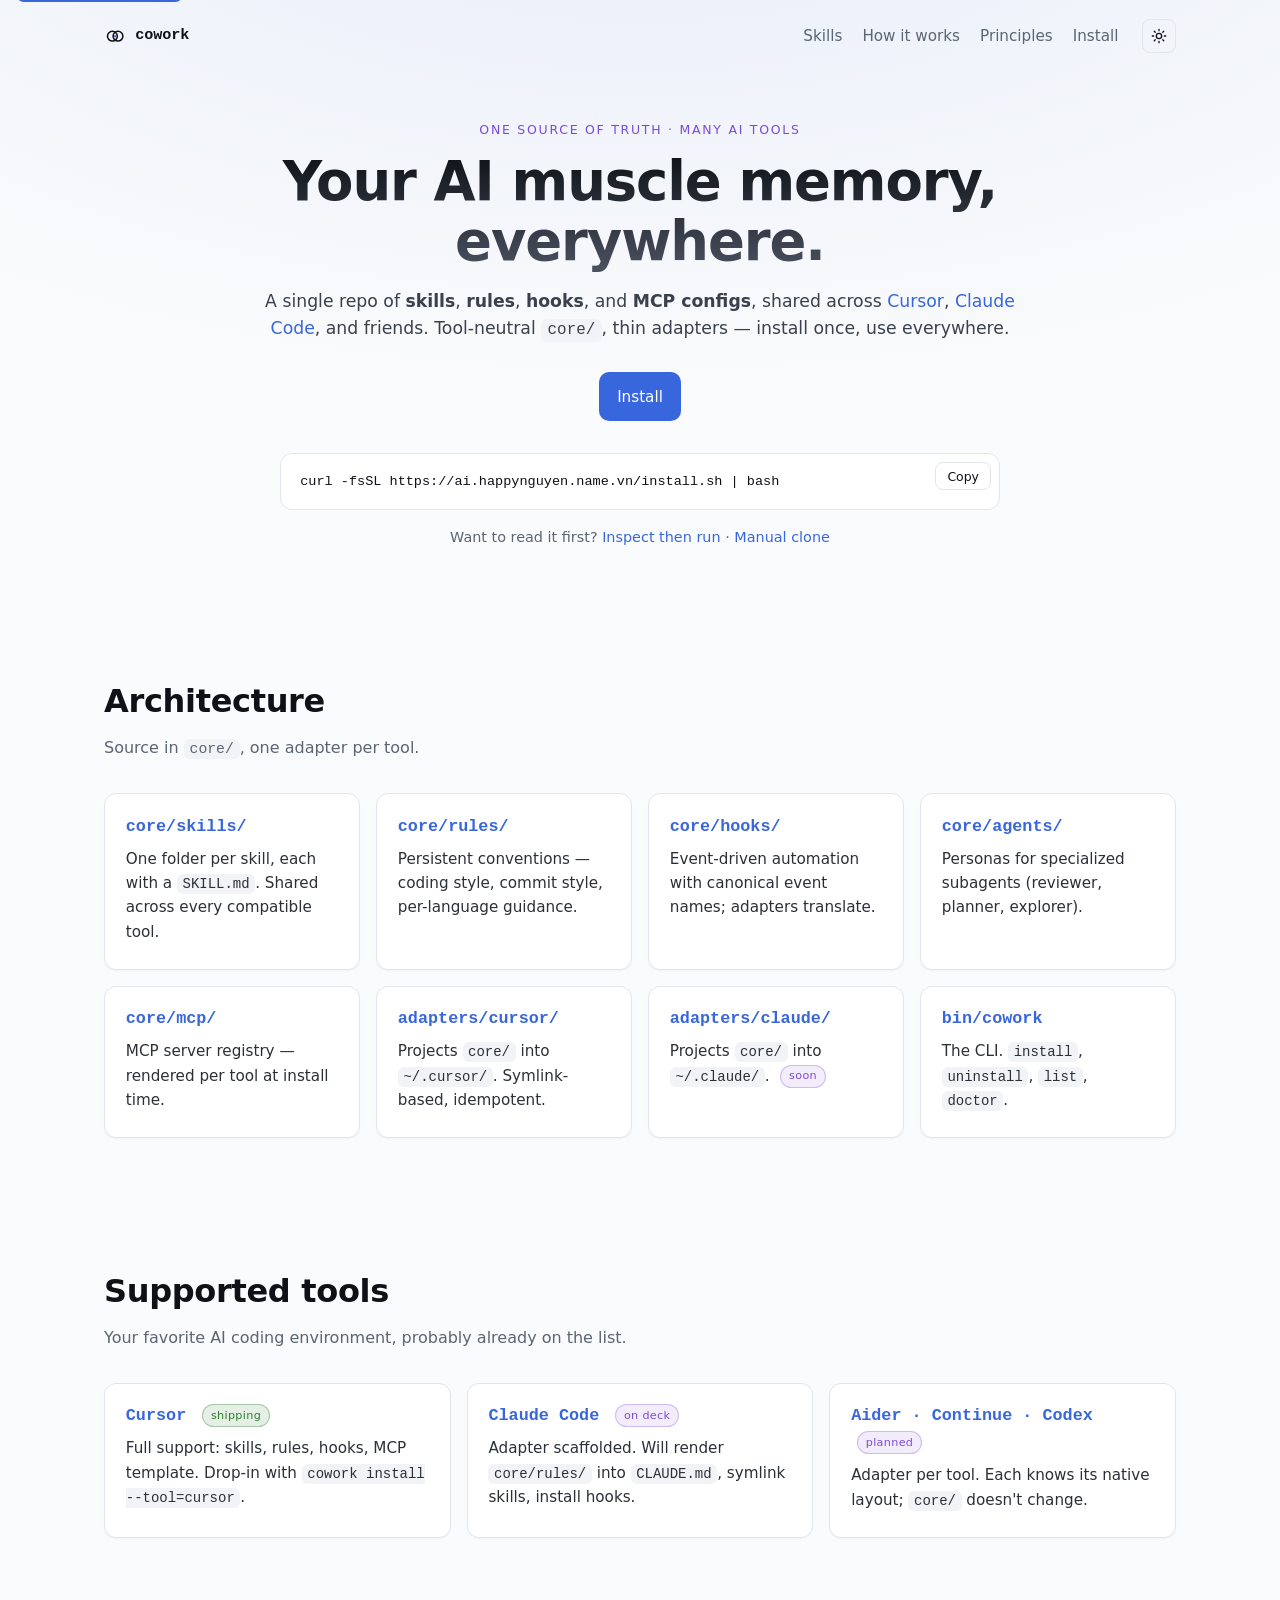
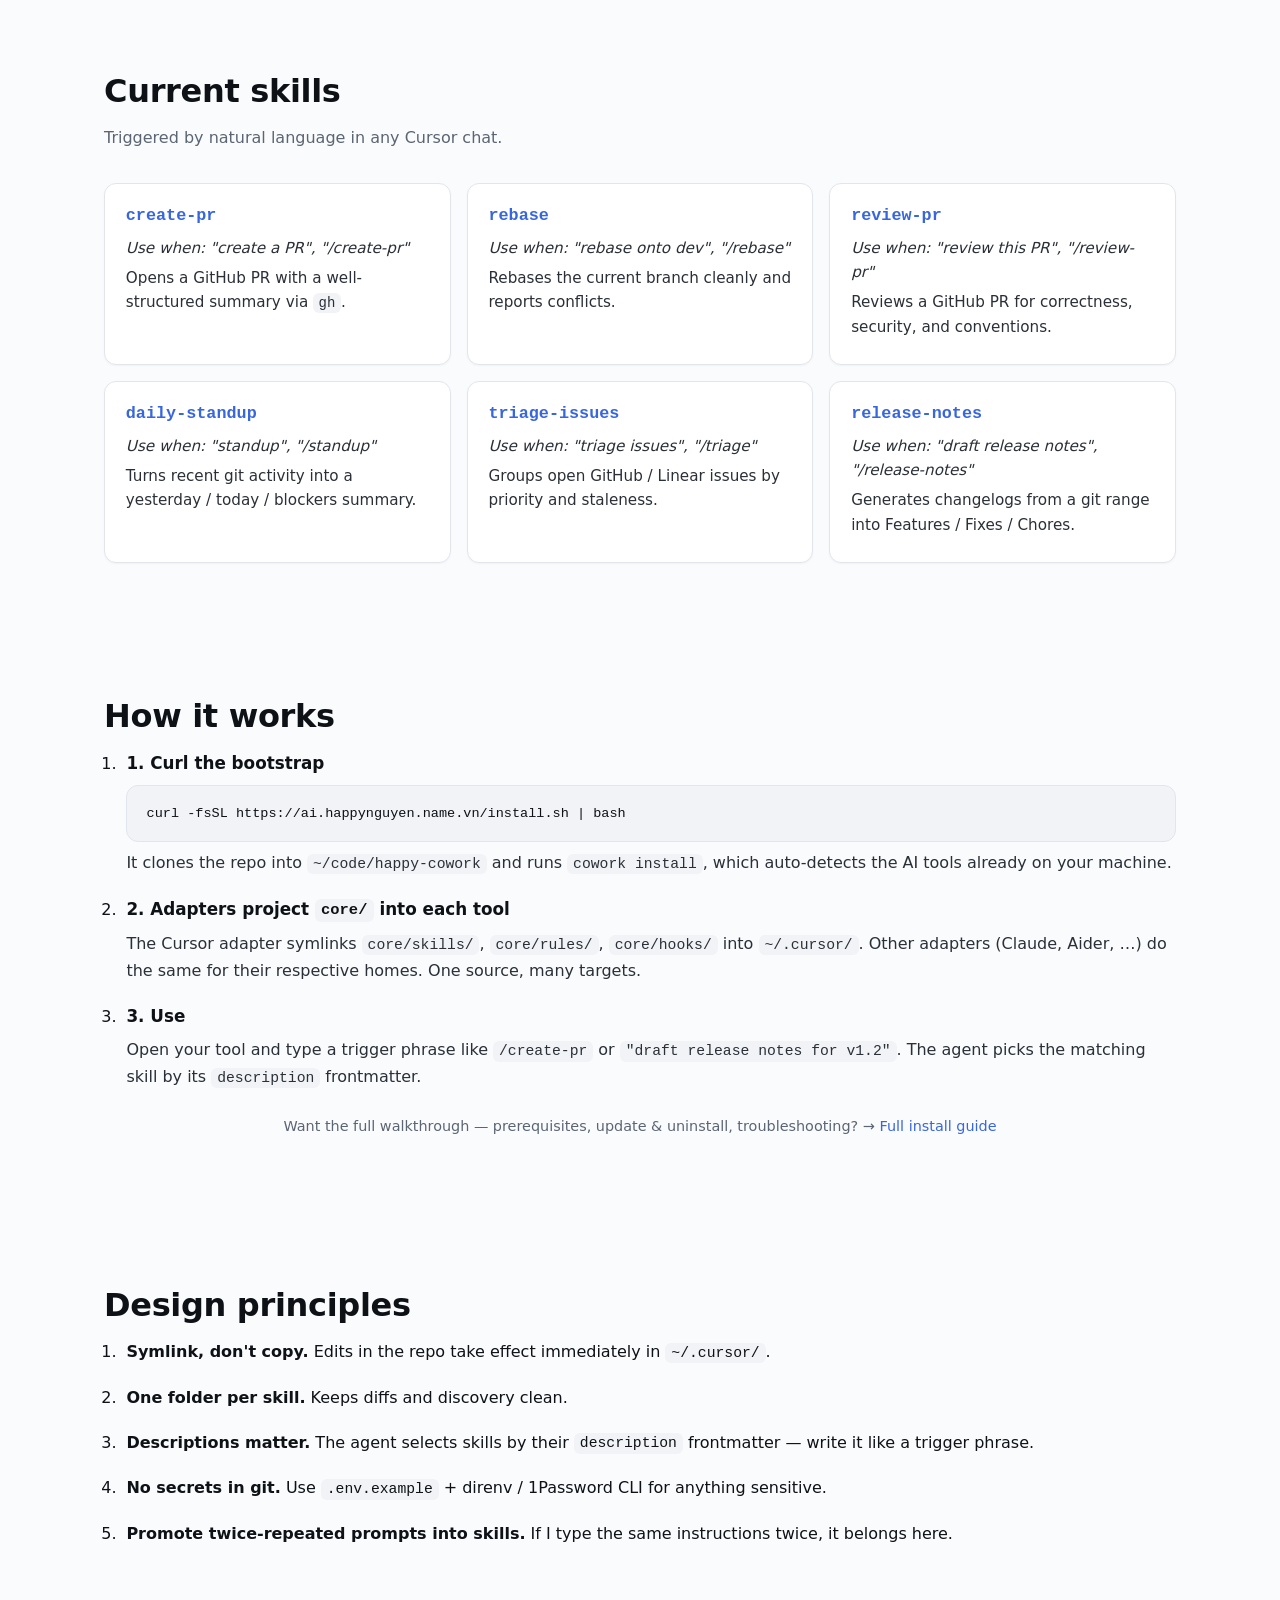
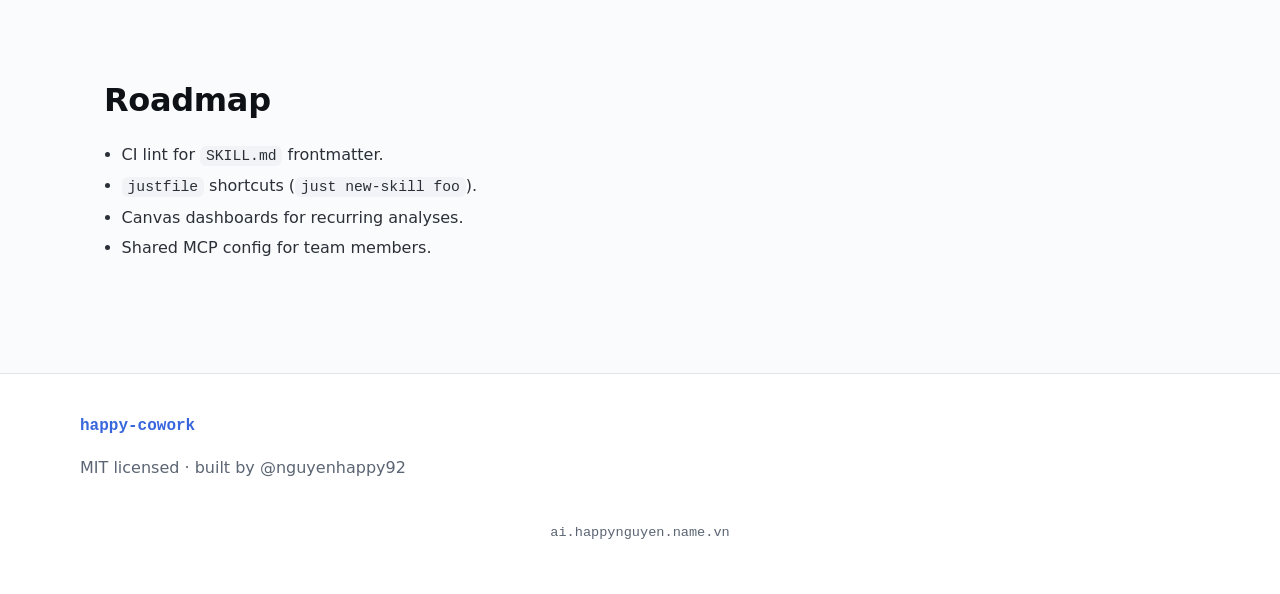
<file: docs/index.html>
<!doctype html>
<html lang="en">
<head>
  <meta charset="utf-8" />
  <meta name="viewport" content="width=device-width, initial-scale=1" />
  <title>Happy Cowork — skills, rules &amp; hooks for Cursor, Claude Code, and friends</title>
  <meta
    name="description"
    content="A tool-neutral hub of AI coding skills, rules, hooks, and MCP configs. One source of truth, many adapters — Cursor today, Claude Code and Aider tomorrow."
  />
  <meta name="author" content="nguyenhappy92" />
  <meta name="theme-color" media="(prefers-color-scheme: dark)"  content="#0b0d12" />
  <meta name="theme-color" media="(prefers-color-scheme: light)" content="#fafbfc" />
  <link rel="canonical" href="https://ai.happynguyen.name.vn/" />
  <link rel="icon" href="favicon.svg" type="image/svg+xml" />

  <script>
    (function () {
      try {
        var stored = localStorage.getItem("cowork-theme");
        var prefersLight = window.matchMedia && window.matchMedia("(prefers-color-scheme: light)").matches;
        var theme = stored || (prefersLight ? "light" : "dark");
        document.documentElement.setAttribute("data-theme", theme);
      } catch (e) {
        document.documentElement.setAttribute("data-theme", "dark");
      }
    })();
  </script>

  <!-- Open Graph / Twitter -->
  <meta property="og:type" content="website" />
  <meta property="og:title" content="Happy Cowork" />
  <meta
    property="og:description"
    content="Cursor skills, rules, hooks, and helper scripts I cowork with every day."
  />
  <meta property="og:url" content="https://ai.happynguyen.name.vn/" />
  <meta property="og:image" content="https://ai.happynguyen.name.vn/images/happy_cowork.png" />
  <meta property="og:image:width" content="1536" />
  <meta property="og:image:height" content="1024" />
  <meta name="twitter:card" content="summary_large_image" />
  <meta name="twitter:title" content="Happy Cowork" />
  <meta
    name="twitter:description"
    content="Cursor skills, rules, hooks, and helper scripts I cowork with every day."
  />

  <link rel="stylesheet" href="styles.css" />
</head>
<body>
  <a class="skip-link" href="#main">Skip to content</a>

  <header class="hero">
    <nav class="nav" aria-label="Primary">
      <a class="nav-logo" href="#top" aria-label="Happy Cowork home">
        <svg class="nav-logo-mark" viewBox="0 0 32 32" fill="none" stroke="currentColor" stroke-width="2.2" stroke-linecap="round" stroke-linejoin="round" aria-hidden="true">
          <circle cx="12" cy="16" r="7" />
          <circle cx="20" cy="16" r="7" />
          <circle cx="16" cy="16" r="1.6" fill="currentColor" stroke="none" class="nav-logo-dot" />
        </svg>
        <span class="nav-logo-word">cowork</span>
      </a>
      <div class="nav-links">
        <a href="#skills">Skills</a>
        <a href="#how-it-works">How it works</a>
        <a href="#principles">Principles</a>
        <a href="install/">Install</a>
        <button
          type="button"
          class="theme-toggle"
          data-theme-toggle
          aria-label="Toggle color theme"
          title="Toggle theme"
        >
          <svg class="icon-moon" viewBox="0 0 24 24" fill="none" stroke="currentColor" stroke-width="2" stroke-linecap="round" stroke-linejoin="round" aria-hidden="true">
            <path d="M21 12.79A9 9 0 1 1 11.21 3 7 7 0 0 0 21 12.79Z" />
          </svg>
          <svg class="icon-sun" viewBox="0 0 24 24" fill="none" stroke="currentColor" stroke-width="2" stroke-linecap="round" stroke-linejoin="round" aria-hidden="true">
            <circle cx="12" cy="12" r="4" />
            <path d="M12 2v2M12 20v2M4.93 4.93l1.41 1.41M17.66 17.66l1.41 1.41M2 12h2M20 12h2M4.93 19.07l1.41-1.41M17.66 6.34l1.41-1.41" />
          </svg>
        </button>
      </div>
    </nav>

    <div id="top" class="hero-content">
      <p class="eyebrow">One source of truth · many AI tools</p>
      <h1>Your AI muscle memory, everywhere.</h1>
      <p class="lede">
        A single repo of <strong>skills</strong>, <strong>rules</strong>, <strong>hooks</strong>,
        and <strong>MCP configs</strong>, shared across
        <a href="https://cursor.com" target="_blank" rel="noopener">Cursor</a>,
        <a href="https://docs.anthropic.com/en/docs/claude-code" target="_blank" rel="noopener">Claude Code</a>,
        and friends. Tool-neutral <code>core/</code>, thin adapters — install once, use everywhere.
      </p>
      <div class="cta">
        <a class="btn btn-primary" href="install/">Install</a>
      </div>

      <div class="copy-block copy-hero">
        <pre><code id="cmd-oneline">curl -fsSL https://ai.happynguyen.name.vn/install.sh | bash</code></pre>
        <button class="btn-copy" type="button" data-copy-for="cmd-oneline" aria-label="Copy one-line install command">Copy</button>
      </div>
      <p class="hint hint-center">
        Want to read it first? <a href="install/#verify">Inspect then run</a> ·
        <a href="install/#manual">Manual clone</a>
      </p>
    </div>
  </header>

  <main id="main">
    <section id="what" class="section">
      <h2>Architecture</h2>
      <p class="section-lede">Source in <code>core/</code>, one adapter per tool.</p>
      <div class="grid grid-4">
        <article class="card">
          <h3>core/skills/</h3>
          <p>One folder per skill, each with a <code>SKILL.md</code>. Shared across every compatible tool.</p>
        </article>
        <article class="card">
          <h3>core/rules/</h3>
          <p>Persistent conventions — coding style, commit style, per-language guidance.</p>
        </article>
        <article class="card">
          <h3>core/hooks/</h3>
          <p>Event-driven automation with canonical event names; adapters translate.</p>
        </article>
        <article class="card">
          <h3>core/agents/</h3>
          <p>Personas for specialized subagents (reviewer, planner, explorer).</p>
        </article>
        <article class="card">
          <h3>core/mcp/</h3>
          <p>MCP server registry — rendered per tool at install time.</p>
        </article>
        <article class="card">
          <h3>adapters/cursor/</h3>
          <p>Projects <code>core/</code> into <code>~/.cursor/</code>. Symlink-based, idempotent.</p>
        </article>
        <article class="card">
          <h3>adapters/claude/</h3>
          <p>Projects <code>core/</code> into <code>~/.claude/</code>. <span class="chip">soon</span></p>
        </article>
        <article class="card">
          <h3>bin/cowork</h3>
          <p>The CLI. <code>install</code>, <code>uninstall</code>, <code>list</code>, <code>doctor</code>.</p>
        </article>
      </div>
    </section>

    <section id="tools" class="section">
      <h2>Supported tools</h2>
      <p class="section-lede">Your favorite AI coding environment, probably already on the list.</p>
      <div class="grid grid-3">
        <article class="card">
          <h3>Cursor <span class="chip chip-ok">shipping</span></h3>
          <p>Full support: skills, rules, hooks, MCP template. Drop-in with <code>cowork install --tool=cursor</code>.</p>
        </article>
        <article class="card">
          <h3>Claude Code <span class="chip">on deck</span></h3>
          <p>Adapter scaffolded. Will render <code>core/rules/</code> into <code>CLAUDE.md</code>, symlink skills, install hooks.</p>
        </article>
        <article class="card">
          <h3>Aider · Continue · Codex <span class="chip">planned</span></h3>
          <p>Adapter per tool. Each knows its native layout; <code>core/</code> doesn't change.</p>
        </article>
      </div>
    </section>

    <section id="skills" class="section">
      <h2>Current skills</h2>
      <p class="section-lede">Triggered by natural language in any Cursor chat.</p>
      <div class="grid grid-3">
        <article class="skill">
          <h3>create-pr</h3>
          <p class="trigger">Use when: "create a PR", "/create-pr"</p>
          <p>Opens a GitHub PR with a well-structured summary via <code>gh</code>.</p>
        </article>
        <article class="skill">
          <h3>rebase</h3>
          <p class="trigger">Use when: "rebase onto dev", "/rebase"</p>
          <p>Rebases the current branch cleanly and reports conflicts.</p>
        </article>
        <article class="skill">
          <h3>review-pr</h3>
          <p class="trigger">Use when: "review this PR", "/review-pr"</p>
          <p>Reviews a GitHub PR for correctness, security, and conventions.</p>
        </article>
        <article class="skill">
          <h3>daily-standup</h3>
          <p class="trigger">Use when: "standup", "/standup"</p>
          <p>Turns recent git activity into a yesterday / today / blockers summary.</p>
        </article>
        <article class="skill">
          <h3>triage-issues</h3>
          <p class="trigger">Use when: "triage issues", "/triage"</p>
          <p>Groups open GitHub / Linear issues by priority and staleness.</p>
        </article>
        <article class="skill">
          <h3>release-notes</h3>
          <p class="trigger">Use when: "draft release notes", "/release-notes"</p>
          <p>Generates changelogs from a git range into Features / Fixes / Chores.</p>
        </article>
      </div>
    </section>

    <section id="how-it-works" class="section">
      <h2>How it works</h2>
      <ol class="steps">
        <li>
          <h3>1. Curl the bootstrap</h3>
          <pre><code>curl -fsSL https://ai.happynguyen.name.vn/install.sh | bash</code></pre>
          <p>
            It clones the repo into <code>~/code/happy-cowork</code> and runs
            <code>cowork install</code>, which auto-detects the AI tools already on your machine.
          </p>
        </li>
        <li>
          <h3>2. Adapters project <code>core/</code> into each tool</h3>
          <p>
            The Cursor adapter symlinks <code>core/skills/</code>,
            <code>core/rules/</code>, <code>core/hooks/</code> into
            <code>~/.cursor/</code>. Other adapters (Claude, Aider, …) do the
            same for their respective homes. One source, many targets.
          </p>
        </li>
        <li>
          <h3>3. Use</h3>
          <p>
            Open your tool and type a trigger phrase like
            <code>/create-pr</code> or <code>"draft release notes for v1.2"</code>.
            The agent picks the matching skill by its <code>description</code>
            frontmatter.
          </p>
        </li>
      </ol>
      <p class="hint hint-center" style="margin-top: 1.5rem;">
        Want the full walkthrough — prerequisites, update &amp; uninstall, troubleshooting?
        → <a href="install/">Full install guide</a>
      </p>
    </section>

    <section id="principles" class="section">
      <h2>Design principles</h2>
      <ol class="principles">
        <li><strong>Symlink, don't copy.</strong> Edits in the repo take effect immediately in <code>~/.cursor/</code>.</li>
        <li><strong>One folder per skill.</strong> Keeps diffs and discovery clean.</li>
        <li><strong>Descriptions matter.</strong> The agent selects skills by their <code>description</code> frontmatter — write it like a trigger phrase.</li>
        <li><strong>No secrets in git.</strong> Use <code>.env.example</code> + direnv / 1Password CLI for anything sensitive.</li>
        <li><strong>Promote twice-repeated prompts into skills.</strong> If I type the same instructions twice, it belongs here.</li>
      </ol>
    </section>

    <section id="roadmap" class="section">
      <h2>Roadmap</h2>
      <ul class="roadmap">
        <li>CI lint for <code>SKILL.md</code> frontmatter.</li>
        <li><code>justfile</code> shortcuts (<code>just new-skill foo</code>).</li>
        <li>Canvas dashboards for recurring analyses.</li>
        <li>Shared MCP config for team members.</li>
      </ul>
    </section>
  </main>

  <footer class="footer">
    <div class="footer-grid">
      <div>
        <p class="footer-logo">happy-cowork</p>
        <p class="muted">
          MIT licensed · built by
          <a href="https://github.com/nguyenhappy92" target="_blank" rel="noopener">@nguyenhappy92</a>
        </p>
      </div>
    </div>
    <p class="muted center">ai.happynguyen.name.vn</p>
  </footer>

  <script>
    (function () {
      var buttons = document.querySelectorAll(".btn-copy");
      buttons.forEach(function (btn) {
        btn.addEventListener("click", function () {
          var id = btn.getAttribute("data-copy-for");
          var el = document.getElementById(id);
          if (!el) return;
          var text = el.innerText;
          var done = function () {
            var orig = btn.textContent;
            btn.textContent = "Copied!";
            btn.classList.add("is-copied");
            setTimeout(function () {
              btn.textContent = orig;
              btn.classList.remove("is-copied");
            }, 1400);
          };
          if (navigator.clipboard && navigator.clipboard.writeText) {
            navigator.clipboard.writeText(text).then(done).catch(function () {
              fallback(text, done);
            });
          } else {
            fallback(text, done);
          }
        });
      });
      function fallback(text, done) {
        var ta = document.createElement("textarea");
        ta.value = text;
        ta.setAttribute("readonly", "");
        ta.style.position = "absolute";
        ta.style.left = "-9999px";
        document.body.appendChild(ta);
        ta.select();
        try { document.execCommand("copy"); done(); } catch (e) {}
        document.body.removeChild(ta);
      }
    })();

    (function () {
      var root = document.documentElement;
      var btns = document.querySelectorAll("[data-theme-toggle]");
      function apply(t) {
        root.setAttribute("data-theme", t);
        try { localStorage.setItem("cowork-theme", t); } catch (e) {}
        btns.forEach(function (b) { b.setAttribute("aria-pressed", t === "light" ? "true" : "false"); });
      }
      apply(root.getAttribute("data-theme") || "dark");
      btns.forEach(function (b) {
        b.addEventListener("click", function () {
          apply(root.getAttribute("data-theme") === "light" ? "dark" : "light");
        });
      });
      var mq = window.matchMedia && window.matchMedia("(prefers-color-scheme: light)");
      if (mq && mq.addEventListener) {
        mq.addEventListener("change", function (e) {
          try {
            if (!localStorage.getItem("cowork-theme")) apply(e.matches ? "light" : "dark");
          } catch (err) {}
        });
      }
    })();
  </script>
</body>
</html>
</file>
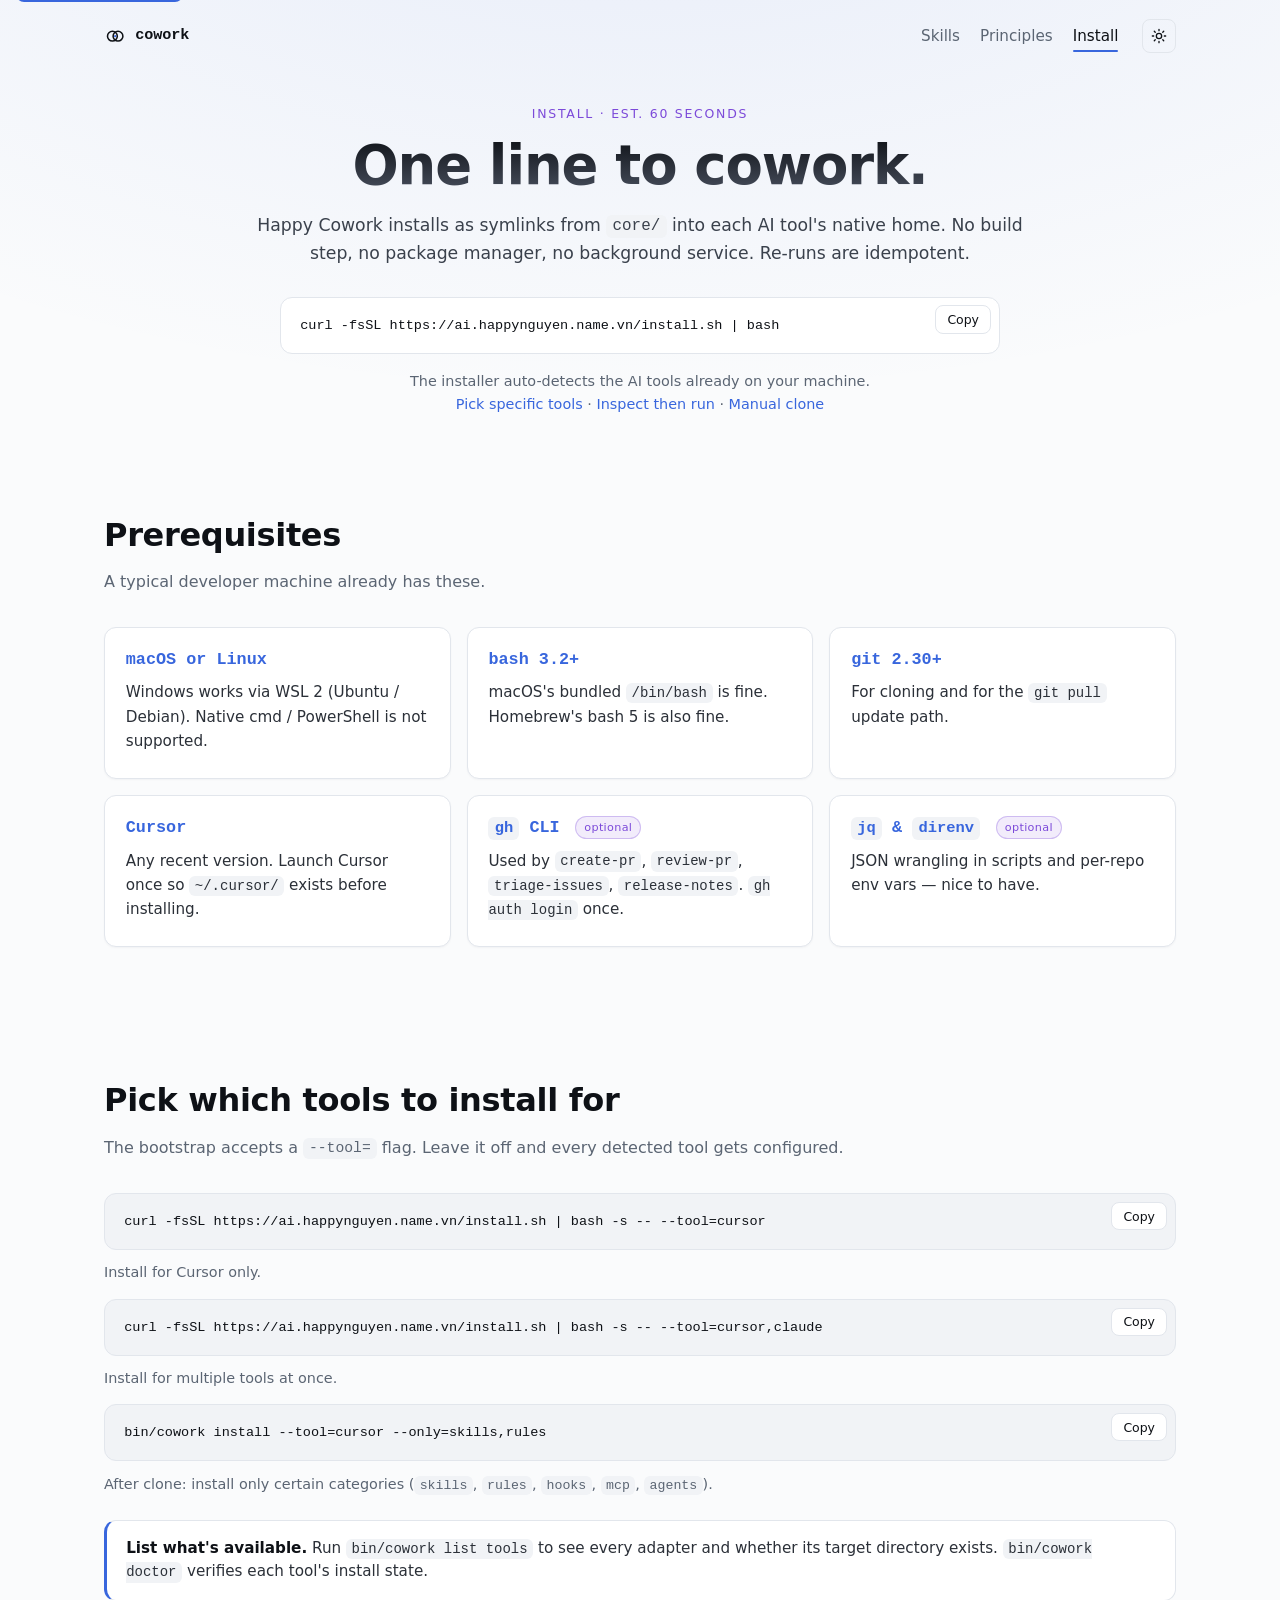
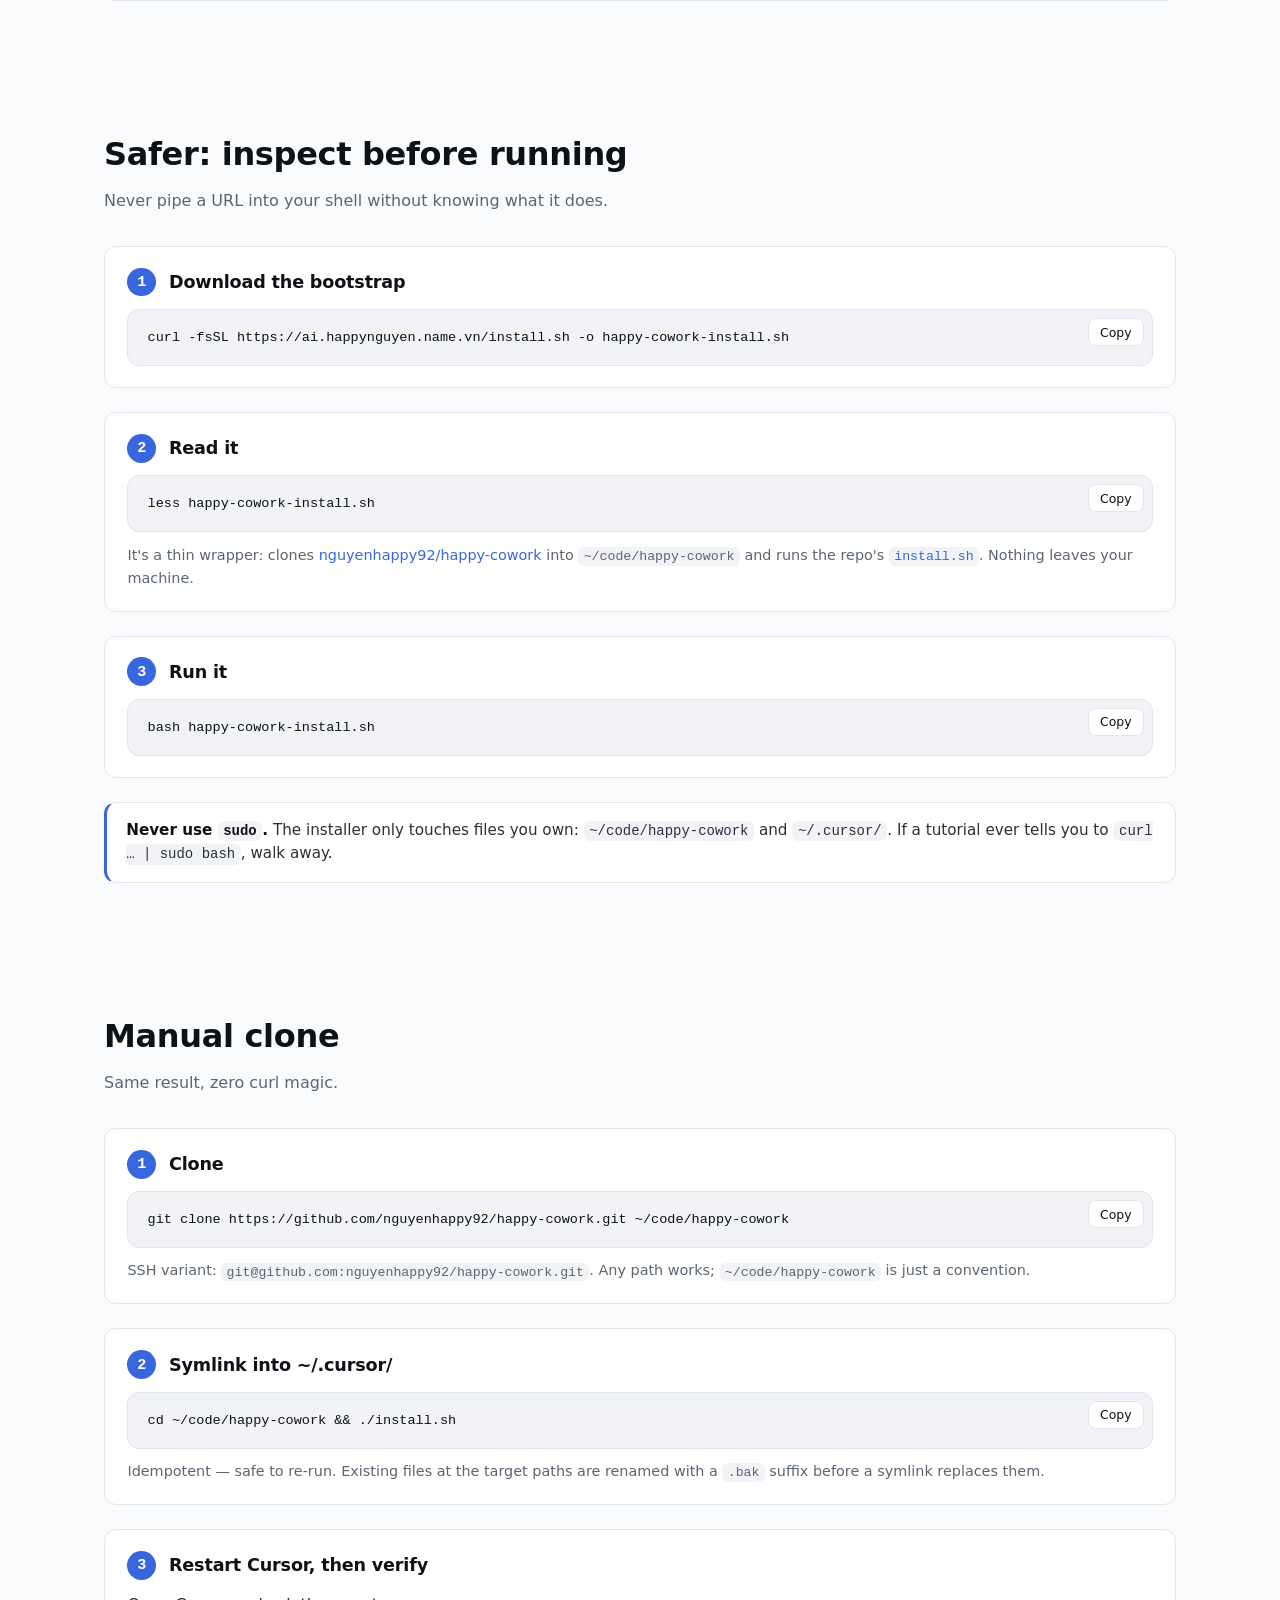
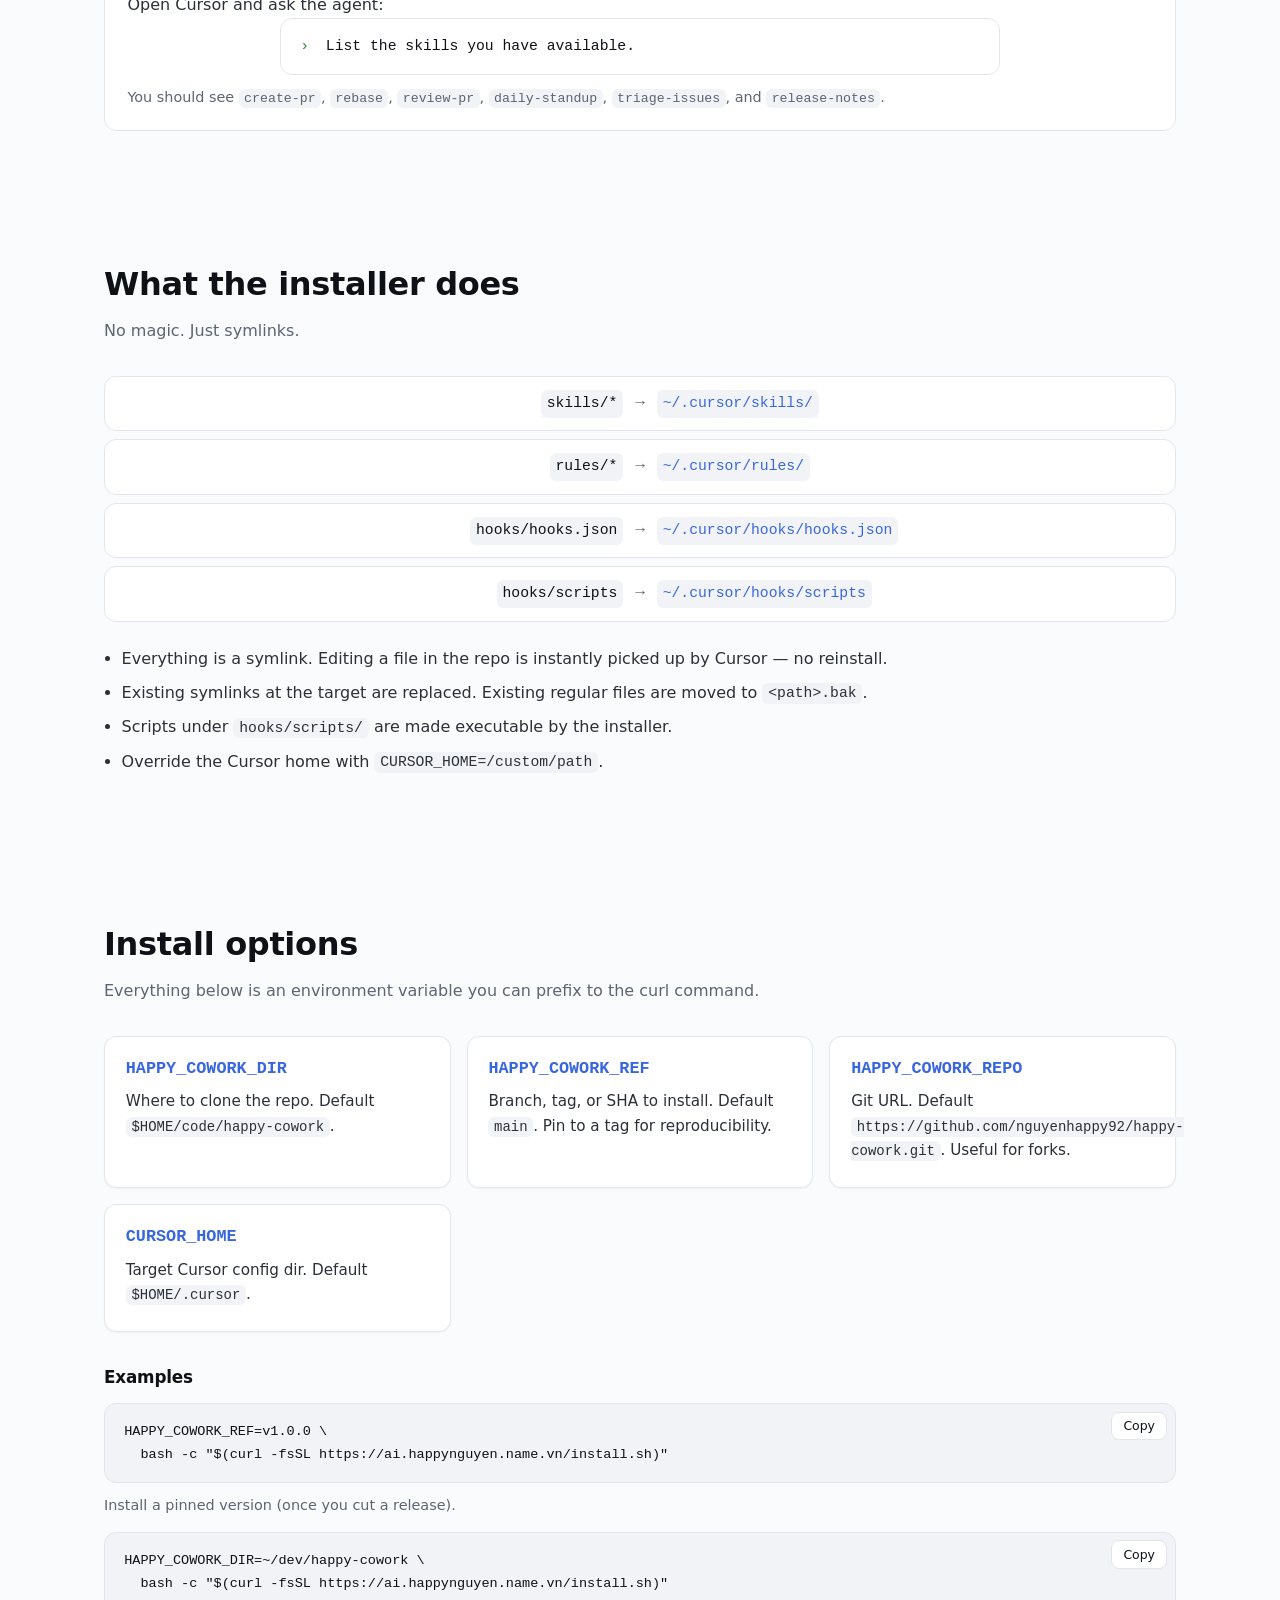
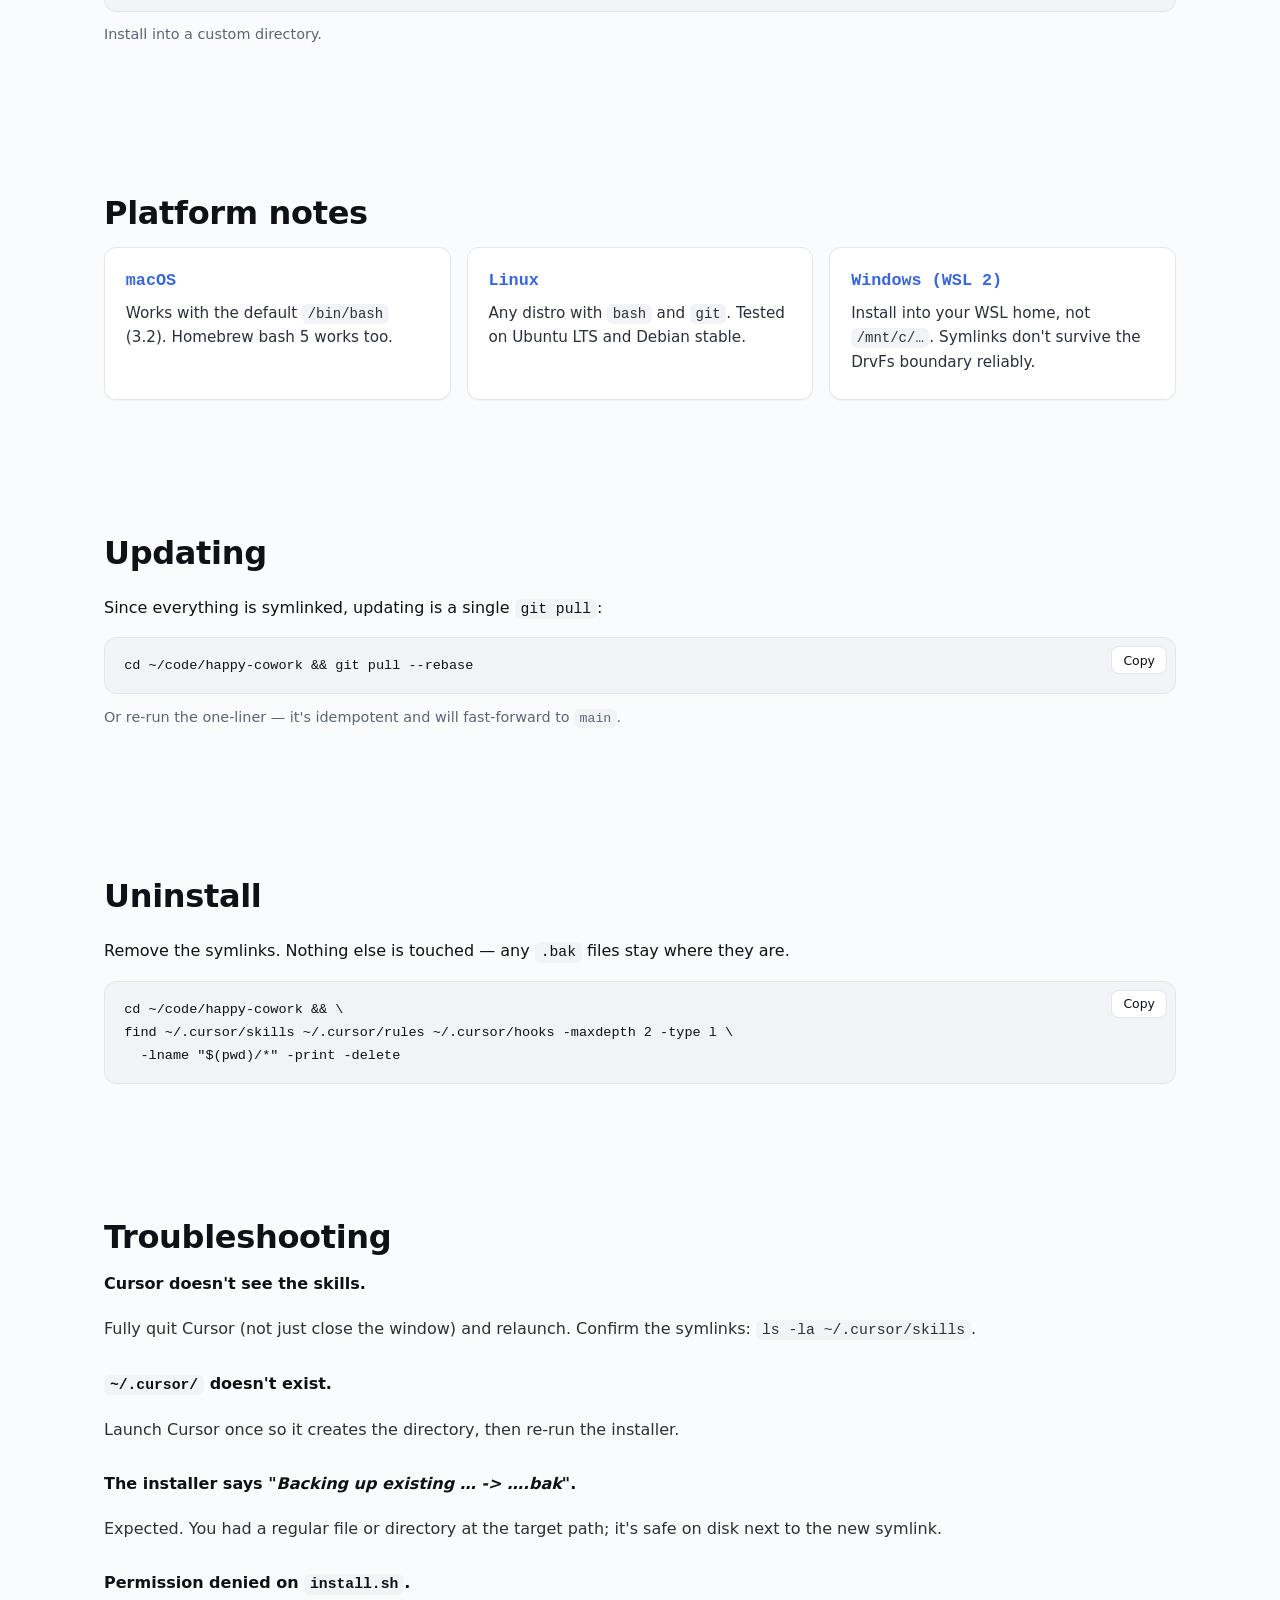
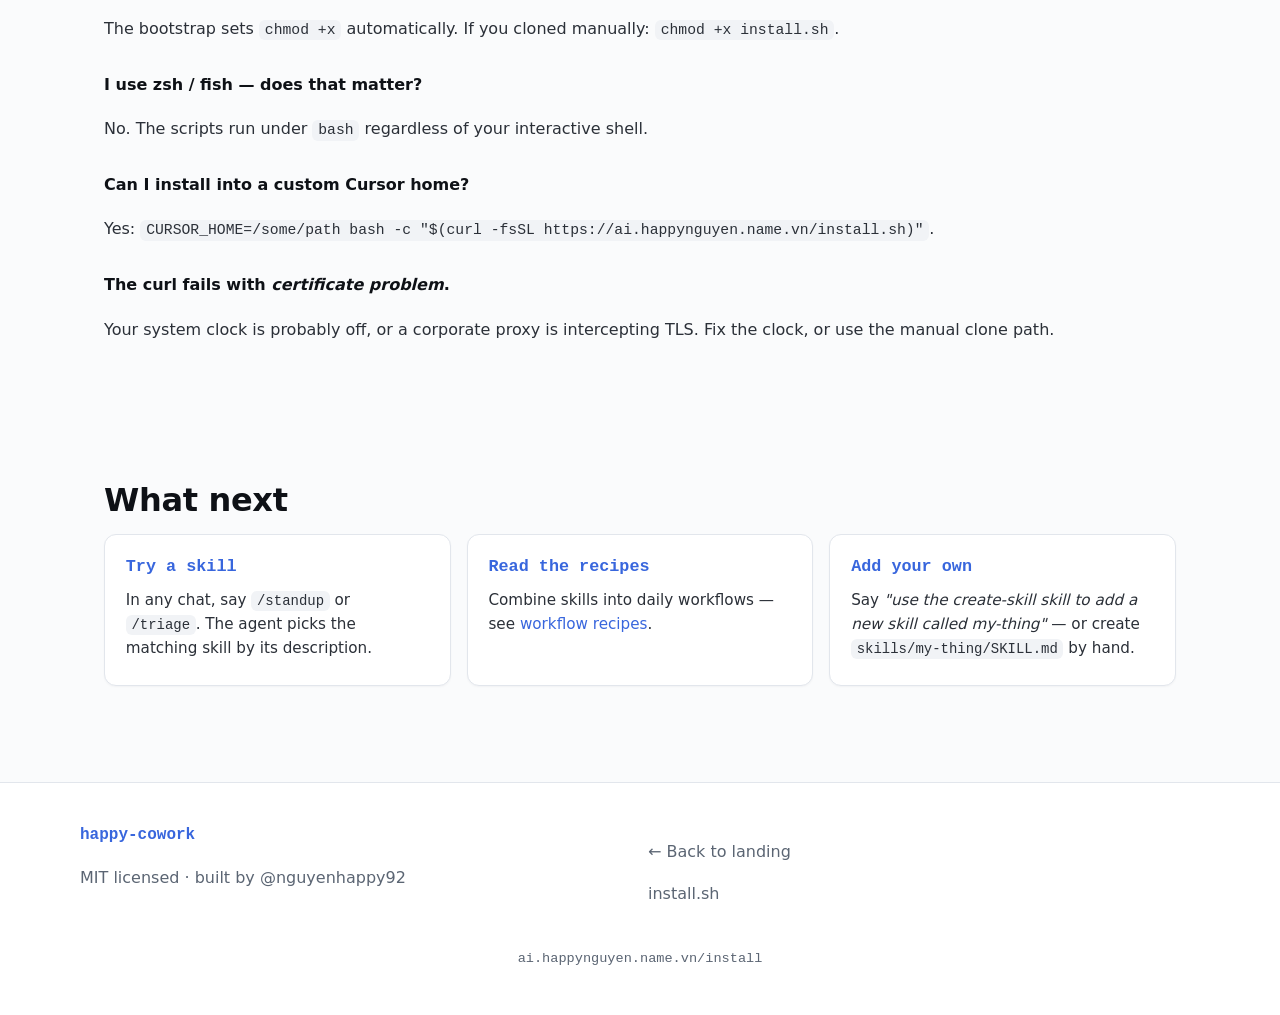
<file: docs/install/index.html>
<!doctype html>
<html lang="en">
<head>
  <meta charset="utf-8" />
  <meta name="viewport" content="width=device-width, initial-scale=1" />
  <title>Install · Happy Cowork</title>
  <meta
    name="description"
    content="Install Happy Cowork in one line: curl -fsSL https://ai.happynguyen.name.vn/install.sh | bash. Symlinks your Cursor skills, rules, and hooks into ~/.cursor in under a minute."
  />
  <meta name="author" content="nguyenhappy92" />
  <meta name="theme-color" media="(prefers-color-scheme: dark)"  content="#0b0d12" />
  <meta name="theme-color" media="(prefers-color-scheme: light)" content="#fafbfc" />
  <link rel="canonical" href="https://ai.happynguyen.name.vn/install/" />
  <link rel="icon" href="../favicon.svg" type="image/svg+xml" />

  <script>
    (function () {
      try {
        var stored = localStorage.getItem("cowork-theme");
        var prefersLight = window.matchMedia && window.matchMedia("(prefers-color-scheme: light)").matches;
        var theme = stored || (prefersLight ? "light" : "dark");
        document.documentElement.setAttribute("data-theme", theme);
      } catch (e) {
        document.documentElement.setAttribute("data-theme", "dark");
      }
    })();
  </script>

  <meta property="og:type" content="article" />
  <meta property="og:title" content="Install · Happy Cowork" />
  <meta
    property="og:description"
    content="One line, sixty seconds, no package manager."
  />
  <meta property="og:url" content="https://ai.happynguyen.name.vn/install/" />
  <meta property="og:image" content="https://ai.happynguyen.name.vn/images/happy_cowork.png" />
  <meta property="og:image:width" content="1536" />
  <meta property="og:image:height" content="1024" />
  <meta name="twitter:card" content="summary_large_image" />
  <meta name="twitter:title" content="Install · Happy Cowork" />
  <meta
    name="twitter:description"
    content="One line, sixty seconds, no package manager."
  />

  <link rel="stylesheet" href="../styles.css" />
</head>
<body class="page-install">
  <a class="skip-link" href="#main">Skip to content</a>

  <header class="hero hero-compact">
    <nav class="nav" aria-label="Primary">
      <a class="nav-logo" href="../" aria-label="Happy Cowork home">
        <svg class="nav-logo-mark" viewBox="0 0 32 32" fill="none" stroke="currentColor" stroke-width="2.2" stroke-linecap="round" stroke-linejoin="round" aria-hidden="true">
          <circle cx="12" cy="16" r="7" />
          <circle cx="20" cy="16" r="7" />
          <circle cx="16" cy="16" r="1.6" fill="currentColor" stroke="none" class="nav-logo-dot" />
        </svg>
        <span class="nav-logo-word">cowork</span>
      </a>
      <div class="nav-links">
        <a href="../#skills">Skills</a>
        <a href="../#principles">Principles</a>
        <a href="./" aria-current="page">Install</a>
        <button
          type="button"
          class="theme-toggle"
          data-theme-toggle
          aria-label="Toggle color theme"
          title="Toggle theme"
        >
          <svg class="icon-moon" viewBox="0 0 24 24" fill="none" stroke="currentColor" stroke-width="2" stroke-linecap="round" stroke-linejoin="round" aria-hidden="true">
            <path d="M21 12.79A9 9 0 1 1 11.21 3 7 7 0 0 0 21 12.79Z" />
          </svg>
          <svg class="icon-sun" viewBox="0 0 24 24" fill="none" stroke="currentColor" stroke-width="2" stroke-linecap="round" stroke-linejoin="round" aria-hidden="true">
            <circle cx="12" cy="12" r="4" />
            <path d="M12 2v2M12 20v2M4.93 4.93l1.41 1.41M17.66 17.66l1.41 1.41M2 12h2M20 12h2M4.93 19.07l1.41-1.41M17.66 6.34l1.41-1.41" />
          </svg>
        </button>
      </div>
    </nav>

    <div id="top" class="hero-content">
      <p class="eyebrow">Install · est. 60 seconds</p>
      <h1>One line to cowork.</h1>
      <p class="lede">
        Happy Cowork installs as symlinks from <code>core/</code> into each
        AI tool's native home. No build step, no package manager,
        no background service. Re-runs are idempotent.
      </p>

      <div class="copy-block copy-hero">
        <pre><code id="cmd-oneline">curl -fsSL https://ai.happynguyen.name.vn/install.sh | bash</code></pre>
        <button class="btn-copy" type="button" data-copy-for="cmd-oneline" aria-label="Copy one-line install command">Copy</button>
      </div>

      <p class="hint hint-center">
        The installer auto-detects the AI tools already on your machine.
        <br />
        <a href="#tools">Pick specific tools</a> ·
        <a href="#verify">Inspect then run</a> ·
        <a href="#manual">Manual clone</a>
      </p>
    </div>
  </header>

  <main id="main">
    <section id="prereqs" class="section">
      <h2>Prerequisites</h2>
      <p class="section-lede">A typical developer machine already has these.</p>
      <div class="grid grid-3">
        <article class="card">
          <h3>macOS or Linux</h3>
          <p>Windows works via WSL 2 (Ubuntu / Debian). Native cmd / PowerShell is not supported.</p>
        </article>
        <article class="card">
          <h3>bash 3.2+</h3>
          <p>macOS's bundled <code>/bin/bash</code> is fine. Homebrew's bash 5 is also fine.</p>
        </article>
        <article class="card">
          <h3>git 2.30+</h3>
          <p>For cloning and for the <code>git pull</code> update path.</p>
        </article>
        <article class="card">
          <h3>Cursor</h3>
          <p>Any recent version. Launch Cursor once so <code>~/.cursor/</code> exists before installing.</p>
        </article>
        <article class="card">
          <h3><code>gh</code> CLI <span class="chip">optional</span></h3>
          <p>Used by <code>create-pr</code>, <code>review-pr</code>, <code>triage-issues</code>, <code>release-notes</code>. <code>gh auth login</code> once.</p>
        </article>
        <article class="card">
          <h3><code>jq</code> &amp; <code>direnv</code> <span class="chip">optional</span></h3>
          <p>JSON wrangling in scripts and per-repo env vars — nice to have.</p>
        </article>
      </div>
    </section>

    <section id="tools" class="section">
      <h2>Pick which tools to install for</h2>
      <p class="section-lede">The bootstrap accepts a <code>--tool=</code> flag. Leave it off and every detected tool gets configured.</p>

      <div class="copy-block">
        <pre><code id="cmd-tool-cursor">curl -fsSL https://ai.happynguyen.name.vn/install.sh | bash -s -- --tool=cursor</code></pre>
        <button class="btn-copy" type="button" data-copy-for="cmd-tool-cursor" aria-label="Copy Cursor-only install">Copy</button>
      </div>
      <p class="hint">Install for Cursor only.</p>

      <div class="copy-block">
        <pre><code id="cmd-tool-multi">curl -fsSL https://ai.happynguyen.name.vn/install.sh | bash -s -- --tool=cursor,claude</code></pre>
        <button class="btn-copy" type="button" data-copy-for="cmd-tool-multi" aria-label="Copy multi-tool install">Copy</button>
      </div>
      <p class="hint">Install for multiple tools at once.</p>

      <div class="copy-block">
        <pre><code id="cmd-only">bin/cowork install --tool=cursor --only=skills,rules</code></pre>
        <button class="btn-copy" type="button" data-copy-for="cmd-only" aria-label="Copy category filter example">Copy</button>
      </div>
      <p class="hint">After clone: install only certain categories (<code>skills</code>, <code>rules</code>, <code>hooks</code>, <code>mcp</code>, <code>agents</code>).</p>

      <aside class="callout callout-info">
        <strong>List what's available.</strong>
        Run <code>bin/cowork list tools</code> to see every adapter and whether
        its target directory exists. <code>bin/cowork doctor</code> verifies
        each tool's install state.
      </aside>
    </section>

    <section id="verify" class="section">
      <h2>Safer: inspect before running</h2>
      <p class="section-lede">Never pipe a URL into your shell without knowing what it does.</p>

      <ol class="install-steps">
        <li>
          <div class="install-step-head">
            <span class="step-num">1</span>
            <h3>Download the bootstrap</h3>
          </div>
          <div class="copy-block">
            <pre><code id="cmd-download">curl -fsSL https://ai.happynguyen.name.vn/install.sh -o happy-cowork-install.sh</code></pre>
            <button class="btn-copy" type="button" data-copy-for="cmd-download" aria-label="Copy download command">Copy</button>
          </div>
        </li>
        <li>
          <div class="install-step-head">
            <span class="step-num">2</span>
            <h3>Read it</h3>
          </div>
          <div class="copy-block">
            <pre><code id="cmd-read">less happy-cowork-install.sh</code></pre>
            <button class="btn-copy" type="button" data-copy-for="cmd-read" aria-label="Copy read command">Copy</button>
          </div>
          <p class="hint">
            It's a thin wrapper: clones
            <a href="https://github.com/nguyenhappy92/happy-cowork" target="_blank" rel="noopener">nguyenhappy92/happy-cowork</a>
            into <code>~/code/happy-cowork</code> and runs the repo's
            <a href="https://github.com/nguyenhappy92/happy-cowork/blob/main/install.sh" target="_blank" rel="noopener"><code>install.sh</code></a>.
            Nothing leaves your machine.
          </p>
        </li>
        <li>
          <div class="install-step-head">
            <span class="step-num">3</span>
            <h3>Run it</h3>
          </div>
          <div class="copy-block">
            <pre><code id="cmd-run">bash happy-cowork-install.sh</code></pre>
            <button class="btn-copy" type="button" data-copy-for="cmd-run" aria-label="Copy run command">Copy</button>
          </div>
        </li>
      </ol>

      <aside class="callout callout-info">
        <strong>Never use <code>sudo</code>.</strong>
        The installer only touches files you own: <code>~/code/happy-cowork</code> and
        <code>~/.cursor/</code>. If a tutorial ever tells you to
        <code>curl … | sudo bash</code>, walk away.
      </aside>
    </section>

    <section id="manual" class="section">
      <h2>Manual clone</h2>
      <p class="section-lede">Same result, zero curl magic.</p>
      <ol class="install-steps">
        <li>
          <div class="install-step-head">
            <span class="step-num">1</span>
            <h3>Clone</h3>
          </div>
          <div class="copy-block">
            <pre><code id="cmd-clone">git clone https://github.com/nguyenhappy92/happy-cowork.git ~/code/happy-cowork</code></pre>
            <button class="btn-copy" type="button" data-copy-for="cmd-clone" aria-label="Copy clone command">Copy</button>
          </div>
          <p class="hint">
            SSH variant:
            <code>git@github.com:nguyenhappy92/happy-cowork.git</code>. Any path works; <code>~/code/happy-cowork</code> is just a convention.
          </p>
        </li>
        <li>
          <div class="install-step-head">
            <span class="step-num">2</span>
            <h3>Symlink into ~/.cursor/</h3>
          </div>
          <div class="copy-block">
            <pre><code id="cmd-install">cd ~/code/happy-cowork &amp;&amp; ./install.sh</code></pre>
            <button class="btn-copy" type="button" data-copy-for="cmd-install" aria-label="Copy install command">Copy</button>
          </div>
          <p class="hint">
            Idempotent — safe to re-run. Existing files at the target paths are
            renamed with a <code>.bak</code> suffix before a symlink replaces them.
          </p>
        </li>
        <li>
          <div class="install-step-head">
            <span class="step-num">3</span>
            <h3>Restart Cursor, then verify</h3>
          </div>
          <p>Open Cursor and ask the agent:</p>
          <pre class="terminal" aria-label="Verification prompt"><span class="prompt">›</span> List the skills you have available.</pre>
          <p class="hint">
            You should see <code>create-pr</code>, <code>rebase</code>,
            <code>review-pr</code>, <code>daily-standup</code>,
            <code>triage-issues</code>, and <code>release-notes</code>.
          </p>
        </li>
      </ol>
    </section>

    <section id="what-happens" class="section">
      <h2>What the installer does</h2>
      <p class="section-lede">No magic. Just symlinks.</p>

      <div class="mapping">
        <div class="mapping-row">
          <code class="mapping-src">skills/*</code>
          <span class="mapping-arrow" aria-hidden="true">→</span>
          <code class="mapping-dest">~/.cursor/skills/</code>
        </div>
        <div class="mapping-row">
          <code class="mapping-src">rules/*</code>
          <span class="mapping-arrow" aria-hidden="true">→</span>
          <code class="mapping-dest">~/.cursor/rules/</code>
        </div>
        <div class="mapping-row">
          <code class="mapping-src">hooks/hooks.json</code>
          <span class="mapping-arrow" aria-hidden="true">→</span>
          <code class="mapping-dest">~/.cursor/hooks/hooks.json</code>
        </div>
        <div class="mapping-row">
          <code class="mapping-src">hooks/scripts</code>
          <span class="mapping-arrow" aria-hidden="true">→</span>
          <code class="mapping-dest">~/.cursor/hooks/scripts</code>
        </div>
      </div>

      <ul class="notes">
        <li>Everything is a symlink. Editing a file in the repo is instantly picked up by Cursor — no reinstall.</li>
        <li>Existing symlinks at the target are replaced. Existing regular files are moved to <code>&lt;path&gt;.bak</code>.</li>
        <li>Scripts under <code>hooks/scripts/</code> are made executable by the installer.</li>
        <li>Override the Cursor home with <code>CURSOR_HOME=/custom/path</code>.</li>
      </ul>
    </section>

    <section id="options" class="section">
      <h2>Install options</h2>
      <p class="section-lede">Everything below is an environment variable you can prefix to the curl command.</p>

      <div class="grid grid-3">
        <article class="card">
          <h3>HAPPY_COWORK_DIR</h3>
          <p>Where to clone the repo. Default <code>$HOME/code/happy-cowork</code>.</p>
        </article>
        <article class="card">
          <h3>HAPPY_COWORK_REF</h3>
          <p>Branch, tag, or SHA to install. Default <code>main</code>. Pin to a tag for reproducibility.</p>
        </article>
        <article class="card">
          <h3>HAPPY_COWORK_REPO</h3>
          <p>Git URL. Default <code>https://github.com/nguyenhappy92/happy-cowork.git</code>. Useful for forks.</p>
        </article>
        <article class="card">
          <h3>CURSOR_HOME</h3>
          <p>Target Cursor config dir. Default <code>$HOME/.cursor</code>.</p>
        </article>
      </div>

      <h3 class="subhead">Examples</h3>
      <div class="copy-block">
        <pre><code id="cmd-ex-pin">HAPPY_COWORK_REF=v1.0.0 \
  bash -c "$(curl -fsSL https://ai.happynguyen.name.vn/install.sh)"</code></pre>
        <button class="btn-copy" type="button" data-copy-for="cmd-ex-pin" aria-label="Copy pinned version example">Copy</button>
      </div>
      <p class="hint">Install a pinned version (once you cut a release).</p>

      <div class="copy-block">
        <pre><code id="cmd-ex-dir">HAPPY_COWORK_DIR=~/dev/happy-cowork \
  bash -c "$(curl -fsSL https://ai.happynguyen.name.vn/install.sh)"</code></pre>
        <button class="btn-copy" type="button" data-copy-for="cmd-ex-dir" aria-label="Copy custom dir example">Copy</button>
      </div>
      <p class="hint">Install into a custom directory.</p>
    </section>

    <section id="platforms" class="section">
      <h2>Platform notes</h2>
      <div class="grid grid-3">
        <article class="card">
          <h3>macOS</h3>
          <p>Works with the default <code>/bin/bash</code> (3.2). Homebrew bash 5 works too.</p>
        </article>
        <article class="card">
          <h3>Linux</h3>
          <p>Any distro with <code>bash</code> and <code>git</code>. Tested on Ubuntu LTS and Debian stable.</p>
        </article>
        <article class="card">
          <h3>Windows (WSL 2)</h3>
          <p>Install into your WSL home, not <code>/mnt/c/…</code>. Symlinks don't survive the DrvFs boundary reliably.</p>
        </article>
      </div>
    </section>

    <section id="update" class="section">
      <h2>Updating</h2>
      <p>Since everything is symlinked, updating is a single <code>git pull</code>:</p>
      <div class="copy-block">
        <pre><code id="cmd-update">cd ~/code/happy-cowork &amp;&amp; git pull --rebase</code></pre>
        <button class="btn-copy" type="button" data-copy-for="cmd-update" aria-label="Copy update command">Copy</button>
      </div>
      <p class="hint">
        Or re-run the one-liner — it's idempotent and will fast-forward to <code>main</code>.
      </p>
    </section>

    <section id="uninstall" class="section">
      <h2>Uninstall</h2>
      <p>
        Remove the symlinks. Nothing else is touched —
        any <code>.bak</code> files stay where they are.
      </p>
      <div class="copy-block">
        <pre><code id="cmd-uninstall">cd ~/code/happy-cowork &amp;&amp; \
find ~/.cursor/skills ~/.cursor/rules ~/.cursor/hooks -maxdepth 2 -type l \
  -lname "$(pwd)/*" -print -delete</code></pre>
        <button class="btn-copy" type="button" data-copy-for="cmd-uninstall" aria-label="Copy uninstall command">Copy</button>
      </div>
    </section>

    <section id="troubleshooting" class="section">
      <h2>Troubleshooting</h2>
      <dl class="faq">
        <dt>Cursor doesn't see the skills.</dt>
        <dd>Fully quit Cursor (not just close the window) and relaunch. Confirm the symlinks: <code>ls -la ~/.cursor/skills</code>.</dd>

        <dt><code>~/.cursor/</code> doesn't exist.</dt>
        <dd>Launch Cursor once so it creates the directory, then re-run the installer.</dd>

        <dt>The installer says "<em>Backing up existing … -&gt; ….bak</em>".</dt>
        <dd>Expected. You had a regular file or directory at the target path; it's safe on disk next to the new symlink.</dd>

        <dt>Permission denied on <code>install.sh</code>.</dt>
        <dd>The bootstrap sets <code>chmod +x</code> automatically. If you cloned manually: <code>chmod +x install.sh</code>.</dd>

        <dt>I use zsh / fish — does that matter?</dt>
        <dd>No. The scripts run under <code>bash</code> regardless of your interactive shell.</dd>

        <dt>Can I install into a custom Cursor home?</dt>
        <dd>Yes: <code>CURSOR_HOME=/some/path bash -c "$(curl -fsSL https://ai.happynguyen.name.vn/install.sh)"</code>.</dd>

        <dt>The curl fails with <em>certificate problem</em>.</dt>
        <dd>Your system clock is probably off, or a corporate proxy is intercepting TLS. Fix the clock, or use the manual clone path.</dd>
      </dl>
    </section>

    <section id="next" class="section">
      <h2>What next</h2>
      <div class="grid grid-3">
        <article class="card">
          <h3>Try a skill</h3>
          <p>In any chat, say <code>/standup</code> or <code>/triage</code>. The agent picks the matching skill by its description.</p>
        </article>
        <article class="card">
          <h3>Read the recipes</h3>
          <p>Combine skills into daily workflows — see <a href="../workflow-recipes.md">workflow recipes</a>.</p>
        </article>
        <article class="card">
          <h3>Add your own</h3>
          <p>Say <em>"use the create-skill skill to add a new skill called my-thing"</em> — or create <code>skills/my-thing/SKILL.md</code> by hand.</p>
        </article>
      </div>
    </section>
  </main>

  <footer class="footer">
    <div class="footer-grid">
      <div>
        <p class="footer-logo">happy-cowork</p>
        <p class="muted">
          MIT licensed · built by
          <a href="https://github.com/nguyenhappy92" target="_blank" rel="noopener">@nguyenhappy92</a>
        </p>
      </div>
      <div>
        <p class="muted">
          <a href="../">← Back to landing</a>
        </p>
        <p class="muted">
          <a href="../install.sh">install.sh</a>
        </p>
      </div>
    </div>
    <p class="muted center">ai.happynguyen.name.vn/install</p>
  </footer>

  <script>
    (function () {
      var buttons = document.querySelectorAll(".btn-copy");
      buttons.forEach(function (btn) {
        btn.addEventListener("click", function () {
          var id = btn.getAttribute("data-copy-for");
          var el = document.getElementById(id);
          if (!el) return;
          var text = el.innerText;
          var done = function () {
            var orig = btn.textContent;
            btn.textContent = "Copied!";
            btn.classList.add("is-copied");
            setTimeout(function () {
              btn.textContent = orig;
              btn.classList.remove("is-copied");
            }, 1400);
          };
          if (navigator.clipboard && navigator.clipboard.writeText) {
            navigator.clipboard.writeText(text).then(done).catch(function () {
              fallback(text, done);
            });
          } else {
            fallback(text, done);
          }
        });
      });
      function fallback(text, done) {
        var ta = document.createElement("textarea");
        ta.value = text;
        ta.setAttribute("readonly", "");
        ta.style.position = "absolute";
        ta.style.left = "-9999px";
        document.body.appendChild(ta);
        ta.select();
        try { document.execCommand("copy"); done(); } catch (e) {}
        document.body.removeChild(ta);
      }
    })();

    (function () {
      var root = document.documentElement;
      var btns = document.querySelectorAll("[data-theme-toggle]");
      function apply(t) {
        root.setAttribute("data-theme", t);
        try { localStorage.setItem("cowork-theme", t); } catch (e) {}
        btns.forEach(function (b) { b.setAttribute("aria-pressed", t === "light" ? "true" : "false"); });
      }
      apply(root.getAttribute("data-theme") || "dark");
      btns.forEach(function (b) {
        b.addEventListener("click", function () {
          apply(root.getAttribute("data-theme") === "light" ? "dark" : "light");
        });
      });
      var mq = window.matchMedia && window.matchMedia("(prefers-color-scheme: light)");
      if (mq && mq.addEventListener) {
        mq.addEventListener("change", function (e) {
          try {
            if (!localStorage.getItem("cowork-theme")) apply(e.matches ? "light" : "dark");
          } catch (err) {}
        });
      }
    })();
  </script>
</body>
</html>
</file>
<file: docs/styles.css>
/* --- Theme tokens ---------------------------------------------------- */

:root,
:root[data-theme="dark"] {
  color-scheme: dark;
  --bg:        #0b0d12;
  --bg-elev:   #11141b;
  --bg-card:   #141922;
  --bg-glow:   rgba(122, 162, 247, 0.15);
  --fg:        #e6e8ee;
  --fg-2:      #c5cbd9;
  --fg-3:      #cdd3df;
  --muted:     #8a93a6;
  --border:    #1f2533;
  --accent:    #7aa2f7;
  --accent-fg: #0b0d12;
  --accent-hover: #9bb8f9;
  --accent-2:  #bb9af7;
  --success:   #9ece6a;
  --code-bg:   #1a1f2b;
  --shadow:    0 1px 0 rgba(255, 255, 255, 0.02) inset;
  --hero-grad-from: #ffffff;
  --hero-grad-to:   #c3ccdf;
  --chip-accent-bg:     rgba(187, 154, 247, 0.12);
  --chip-accent-border: rgba(187, 154, 247, 0.35);
  --chip-ok-bg:         rgba(158, 206, 106, 0.15);
  --chip-ok-border:     rgba(158, 206, 106, 0.45);
}

:root[data-theme="light"] {
  color-scheme: light;
  --bg:        #fafbfc;
  --bg-elev:   #ffffff;
  --bg-card:   #ffffff;
  --bg-glow:   rgba(56, 102, 221, 0.10);
  --fg:        #0e1116;
  --fg-2:      #2b3038;
  --fg-3:      #3a414c;
  --muted:     #5b6573;
  --border:    #e2e6ec;
  --accent:    #3866dd;
  --accent-fg: #ffffff;
  --accent-hover: #2a52c3;
  --accent-2:  #7c4ad9;
  --success:   #2f7d2f;
  --code-bg:   #f1f3f6;
  --shadow:    0 1px 2px rgba(15, 23, 42, 0.04);
  --hero-grad-from: #0e1116;
  --hero-grad-to:   #4a5160;
  --chip-accent-bg:     rgba(124, 74, 217, 0.10);
  --chip-accent-border: rgba(124, 74, 217, 0.30);
  --chip-ok-bg:         rgba(47, 125, 47, 0.12);
  --chip-ok-border:     rgba(47, 125, 47, 0.35);
}

:root {
  --radius: 12px;
  --max: 1120px;
  font-family: ui-sans-serif, system-ui, -apple-system, "Segoe UI", Roboto, Inter, sans-serif;
}

* { box-sizing: border-box; }
html { scroll-behavior: smooth; }
html, body { margin: 0; padding: 0; }
body {
  background:
    radial-gradient(1200px 600px at 50% -200px, var(--bg-glow), transparent),
    var(--bg);
  color: var(--fg);
  line-height: 1.6;
  -webkit-font-smoothing: antialiased;
  text-rendering: optimizeLegibility;
  transition: background-color 0.2s ease, color 0.2s ease;
}

a { color: var(--accent); text-decoration: none; }
a:hover { text-decoration: underline; }

:focus-visible {
  outline: 2px solid var(--accent);
  outline-offset: 3px;
  border-radius: 6px;
}

.visually-hidden {
  position: absolute;
  width: 1px;
  height: 1px;
  padding: 0;
  margin: -1px;
  overflow: hidden;
  clip: rect(0, 0, 0, 0);
  white-space: nowrap;
  border: 0;
}

.skip-link {
  position: absolute;
  top: -40px;
  left: 1rem;
  background: var(--accent);
  color: var(--accent-fg);
  padding: 0.5rem 0.9rem;
  border-radius: 8px;
  font-weight: 600;
  z-index: 10;
  transition: top 0.15s ease;
}
.skip-link:focus { top: 1rem; text-decoration: none; }

code {
  font-family: ui-monospace, SFMono-Regular, Menlo, monospace;
  background: var(--code-bg);
  padding: 0.15em 0.4em;
  border-radius: 6px;
  font-size: 0.92em;
}
pre {
  background: var(--code-bg);
  border: 1px solid var(--border);
  border-radius: var(--radius);
  padding: 1rem 1.2rem;
  overflow-x: auto;
  font-family: ui-monospace, SFMono-Regular, Menlo, monospace;
  font-size: 0.92rem;
  line-height: 1.55;
}
pre code { background: transparent; padding: 0; }

.nav {
  max-width: var(--max);
  margin: 0 auto;
  padding: 1.2rem 1.5rem;
  display: flex;
  align-items: center;
  justify-content: space-between;
  gap: 1rem;
}

.nav-logo {
  display: inline-flex;
  align-items: center;
  gap: 0.55rem;
  color: var(--fg);
  font-weight: 600;
  letter-spacing: -0.005em;
  font-size: 1rem;
  line-height: 1;
}
.nav-logo:hover { text-decoration: none; color: var(--accent); }
.nav-logo-mark {
  width: 1.4rem;
  height: 1.4rem;
  flex-shrink: 0;
  color: var(--fg);
  transition: color 0.15s ease, transform 0.2s ease;
}
.nav-logo:hover .nav-logo-mark { transform: rotate(8deg); }
.nav-logo-mark .nav-logo-dot { color: var(--accent); }
.nav-logo-word {
  font-family: ui-monospace, SFMono-Regular, Menlo, monospace;
  font-size: 0.95rem;
}

.nav-links { display: flex; align-items: center; gap: 1.25rem; }
.nav-links a { color: var(--muted); font-size: 0.95rem; }
.nav-links a:hover { color: var(--fg); text-decoration: none; }

.hero { padding-bottom: 3rem; }
.hero-content {
  max-width: var(--max);
  margin: 3rem auto 0;
  padding: 0 1.5rem;
  text-align: center;
}
.eyebrow {
  text-transform: uppercase;
  letter-spacing: 0.14em;
  font-size: 0.78rem;
  color: var(--accent-2);
  margin: 0 0 0.75rem;
}
h1 {
  font-size: clamp(2rem, 5vw, 3.4rem);
  line-height: 1.1;
  letter-spacing: -0.02em;
  margin: 0 0 1rem;
  background: linear-gradient(180deg, var(--hero-grad-from), var(--hero-grad-to));
  -webkit-background-clip: text;
  background-clip: text;
  color: transparent;
}
.lede {
  max-width: 780px;
  margin: 0 auto 1.8rem;
  color: var(--fg-3);
  font-size: 1.08rem;
}

.cta {
  display: inline-flex;
  gap: 0.75rem;
  flex-wrap: wrap;
  justify-content: center;
  margin-bottom: 2rem;
}
.btn {
  display: inline-flex;
  align-items: center;
  gap: 0.4rem;
  padding: 0.7rem 1.1rem;
  border-radius: 10px;
  font-weight: 500;
  font-size: 0.95rem;
  border: 1px solid transparent;
  transition: transform 0.08s ease, background 0.15s ease, border-color 0.15s ease;
}
.btn:hover { text-decoration: none; transform: translateY(-1px); }
.btn-primary { background: var(--accent); color: var(--accent-fg); }
.btn-primary:hover { background: var(--accent-hover); }
.btn-secondary {
  background: transparent;
  color: var(--fg);
  border-color: var(--border);
}
.btn-secondary:hover { border-color: var(--accent); }
.btn-ghost {
  background: transparent;
  color: var(--fg);
  border-color: var(--border);
  padding: 0.4rem 0.8rem;
  font-size: 0.9rem;
}
.btn-ghost:hover { border-color: var(--accent); }

.terminal {
  max-width: 720px;
  margin: 0 auto;
  text-align: left;
  background: var(--bg-elev);
  border: 1px solid var(--border);
}
.prompt {
  color: var(--success);
  user-select: none;
  margin-right: 0.5rem;
}

.section {
  max-width: var(--max);
  margin: 0 auto;
  padding: 4rem 1.5rem;
}
.section h2 {
  font-size: clamp(1.5rem, 3vw, 2rem);
  letter-spacing: -0.01em;
  margin: 0 0 0.5rem;
}
.section-lede { color: var(--muted); margin: 0 0 2rem; }

.grid { display: grid; gap: 1rem; }
.grid-3 { grid-template-columns: repeat(auto-fit, minmax(260px, 1fr)); }
.grid-4 { grid-template-columns: repeat(auto-fit, minmax(220px, 1fr)); }

.card, .skill {
  background: var(--bg-card);
  border: 1px solid var(--border);
  border-radius: var(--radius);
  padding: 1.2rem 1.3rem;
  box-shadow: var(--shadow);
  transition: border-color 0.15s ease, transform 0.08s ease, background-color 0.2s ease;
}
.card:hover, .skill:hover {
  border-color: var(--accent);
  transform: translateY(-2px);
}
.card h3, .skill h3 {
  margin: 0 0 0.4rem;
  font-size: 1.05rem;
  color: var(--accent);
  font-family: ui-monospace, SFMono-Regular, Menlo, monospace;
}
.card p, .skill p {
  margin: 0.35rem 0;
  color: var(--fg-2);
  font-size: 0.95rem;
}
.trigger {
  color: var(--muted);
  font-size: 0.85rem;
  font-style: italic;
}

.steps, .principles {
  padding-left: 1.1rem;
  display: grid;
  gap: 1.2rem;
  margin: 0;
}
.steps li, .principles li { padding-left: 0.3rem; }
.steps h3 { margin: 0 0 0.5rem; font-size: 1.05rem; }
.steps pre { margin: 0.5rem 0; }
.steps p { margin: 0.5rem 0 0; color: var(--fg-2); }
.roadmap { padding-left: 1.1rem; color: var(--fg-2); }
.roadmap li { margin: 0.3rem 0; }

.footer {
  border-top: 1px solid var(--border);
  padding: 2.5rem 1.5rem 3rem;
  background: var(--bg-elev);
  margin-top: 2rem;
}
.footer-grid {
  max-width: var(--max);
  margin: 0 auto;
  display: grid;
  grid-template-columns: 1fr 1fr;
  gap: 1rem;
}
.footer-grid:has(> :only-child) {
  grid-template-columns: 1fr;
}
.footer-logo {
  margin: 0 0 0.3rem;
  font-weight: 600;
  font-family: ui-monospace, SFMono-Regular, Menlo, monospace;
  color: var(--accent);
}
.muted { color: var(--muted); }
.muted a { color: var(--muted); }
.muted a:hover { color: var(--fg); }
.center {
  text-align: center;
  margin-top: 1.6rem;
  font-family: ui-monospace, SFMono-Regular, Menlo, monospace;
  font-size: 0.85rem;
}

@media (max-width: 640px) {
  .nav-links a:not(.btn) { display: none; }
  .footer-grid { grid-template-columns: 1fr; }
  .hero-content { margin-top: 1.5rem; }
}

/* --- Install page --------------------------------------------------- */

.hero-compact { padding-bottom: 1rem; }
.hero-compact .hero-content { margin-top: 2rem; }

.nav-links a[aria-current="page"] {
  color: var(--fg);
  position: relative;
}
.nav-links a[aria-current="page"]::after {
  content: "";
  position: absolute;
  left: 0;
  right: 0;
  bottom: -4px;
  height: 2px;
  background: var(--accent);
  border-radius: 2px;
}

.chip {
  display: inline-block;
  font-size: 0.7rem;
  font-weight: 500;
  padding: 0.1rem 0.5rem;
  margin-left: 0.35rem;
  background: var(--chip-accent-bg);
  color: var(--accent-2);
  border: 1px solid var(--chip-accent-border);
  border-radius: 999px;
  text-transform: lowercase;
  letter-spacing: 0.03em;
  vertical-align: middle;
  font-family: ui-sans-serif, system-ui, -apple-system, sans-serif;
}
.chip-ok {
  background: var(--chip-ok-bg);
  color: var(--success);
  border-color: var(--chip-ok-border);
}

.subhead {
  margin: 2rem 0 0.75rem;
  font-size: 1.05rem;
  letter-spacing: -0.01em;
  color: var(--fg);
}

.install-steps {
  list-style: none;
  padding: 0;
  margin: 0;
  display: grid;
  gap: 1.5rem;
}
.install-steps > li {
  background: var(--bg-card);
  border: 1px solid var(--border);
  border-radius: var(--radius);
  padding: 1.3rem 1.4rem;
}
.install-step-head {
  display: flex;
  align-items: center;
  gap: 0.8rem;
  margin-bottom: 0.8rem;
}
.install-step-head h3 {
  margin: 0;
  font-size: 1.1rem;
  letter-spacing: -0.01em;
}
.step-num {
  display: inline-flex;
  align-items: center;
  justify-content: center;
  width: 1.8rem;
  height: 1.8rem;
  border-radius: 50%;
  background: var(--accent);
  color: var(--accent-fg);
  font-weight: 700;
  font-family: ui-monospace, SFMono-Regular, Menlo, monospace;
  font-size: 0.95rem;
  flex-shrink: 0;
}
.install-steps p {
  margin: 0.6rem 0 0;
  color: var(--fg-2);
}
.install-steps p.hint,
p.hint {
  color: var(--muted);
  font-size: 0.9rem;
  margin-top: 0.7rem;
}
.hint-center { text-align: center; }

.copy-block {
  position: relative;
}
.copy-block pre {
  margin: 0;
  padding-right: 5rem;
}
.copy-hero {
  max-width: 720px;
  margin: 0 auto 1rem;
  text-align: left;
}
.copy-hero pre {
  background: var(--bg-elev);
}
.btn-copy {
  position: absolute;
  top: 0.55rem;
  right: 0.55rem;
  background: var(--bg-card);
  color: var(--fg);
  border: 1px solid var(--border);
  border-radius: 8px;
  padding: 0.35rem 0.7rem;
  font-size: 0.78rem;
  font-family: inherit;
  font-weight: 500;
  cursor: pointer;
  transition: border-color 0.15s ease, background 0.15s ease, color 0.15s ease;
}
.btn-copy:hover {
  border-color: var(--accent);
  color: var(--accent);
}
.btn-copy.is-copied {
  border-color: var(--success);
  color: var(--success);
}

.mapping {
  display: grid;
  gap: 0.5rem;
  margin-bottom: 1.5rem;
}
.mapping-row {
  display: grid;
  grid-template-columns: 1fr auto 1fr;
  gap: 0.75rem;
  align-items: center;
  background: var(--bg-card);
  border: 1px solid var(--border);
  border-radius: var(--radius);
  padding: 0.8rem 1rem;
}
.mapping-src { justify-self: end; }
.mapping-dest { justify-self: start; color: var(--accent); }
.mapping-arrow { color: var(--muted); font-family: ui-monospace, monospace; }

.notes {
  padding-left: 1.1rem;
  color: var(--fg-2);
  display: grid;
  gap: 0.5rem;
}

.callout {
  margin-top: 1.5rem;
  padding: 1rem 1.2rem;
  border-radius: var(--radius);
  border: 1px solid var(--border);
  background: var(--bg-card);
  color: var(--fg-2);
  font-size: 0.95rem;
  line-height: 1.55;
}
.callout-info {
  border-left: 3px solid var(--accent);
}
.callout strong { color: var(--fg); }

.faq {
  display: grid;
  gap: 1rem;
  margin: 0;
}
.faq dt {
  font-weight: 600;
  color: var(--fg);
  margin-bottom: 0.2rem;
}
.faq dd {
  margin: 0 0 0.3rem;
  color: var(--fg-2);
  padding-left: 0;
}
.faq dd + dt { margin-top: 0.5rem; }

@media (max-width: 560px) {
  .mapping-row {
    grid-template-columns: 1fr;
    text-align: left;
  }
  .mapping-src, .mapping-dest { justify-self: start; }
  .mapping-arrow { display: none; }
  .copy-block pre {
    padding-right: 1.2rem;
    padding-top: 3rem;
  }
  .btn-copy {
    top: 0.55rem;
    right: 0.55rem;
  }
}

/* --- Theme toggle --------------------------------------------------- */

.theme-toggle {
  display: inline-flex;
  align-items: center;
  justify-content: center;
  width: 2.1rem;
  height: 2.1rem;
  border-radius: 8px;
  background: transparent;
  color: var(--fg);
  border: 1px solid var(--border);
  cursor: pointer;
  font: inherit;
  padding: 0;
  margin-left: 0.25rem;
  transition: border-color 0.15s ease, background 0.15s ease, color 0.15s ease;
}
.theme-toggle:hover {
  border-color: var(--accent);
  color: var(--accent);
}
.theme-toggle svg {
  width: 1rem;
  height: 1rem;
  display: block;
}
.theme-toggle .icon-sun  { display: none; }
.theme-toggle .icon-moon { display: block; }
:root[data-theme="light"] .theme-toggle .icon-sun  { display: block; }
:root[data-theme="light"] .theme-toggle .icon-moon { display: none; }

@media (max-width: 640px) {
  .theme-toggle { margin-left: auto; }
}

@media (prefers-reduced-motion: reduce) {
  html { scroll-behavior: auto; }
  * { transition: none !important; }
}
</file>
